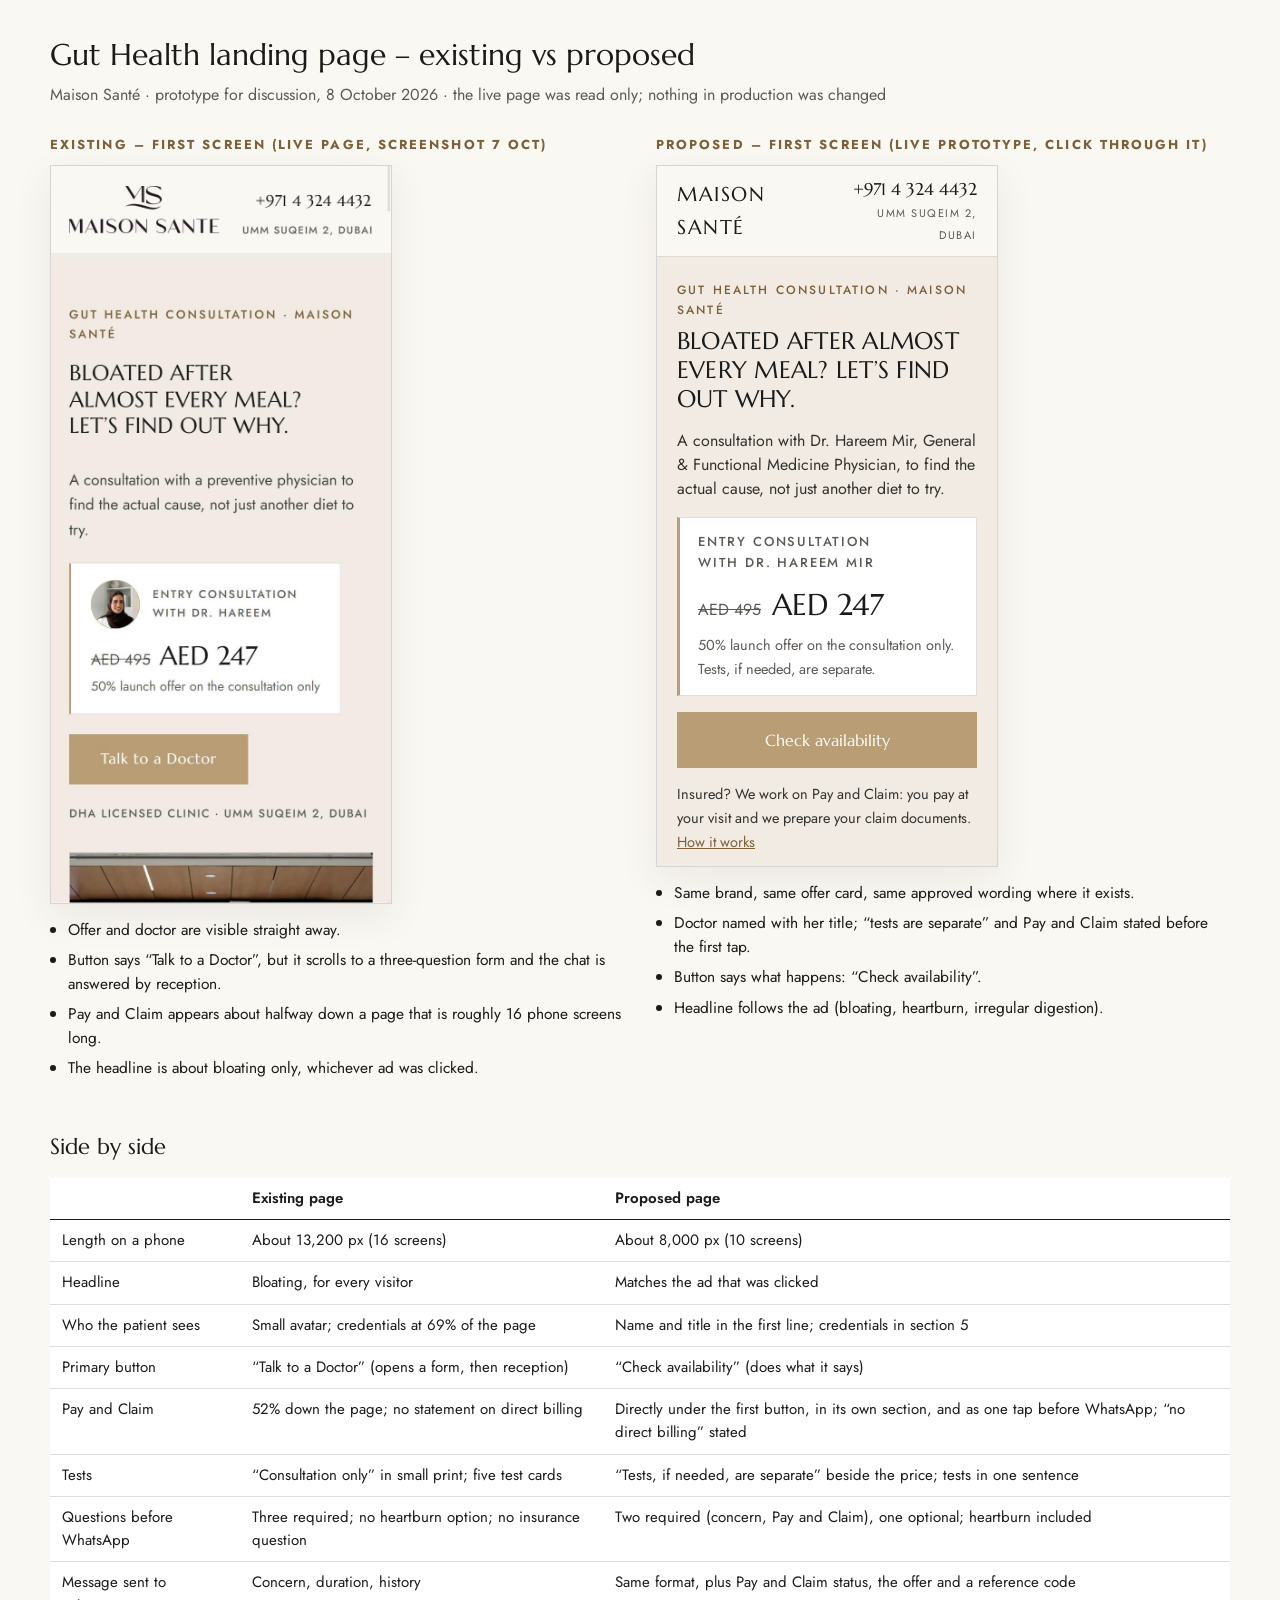
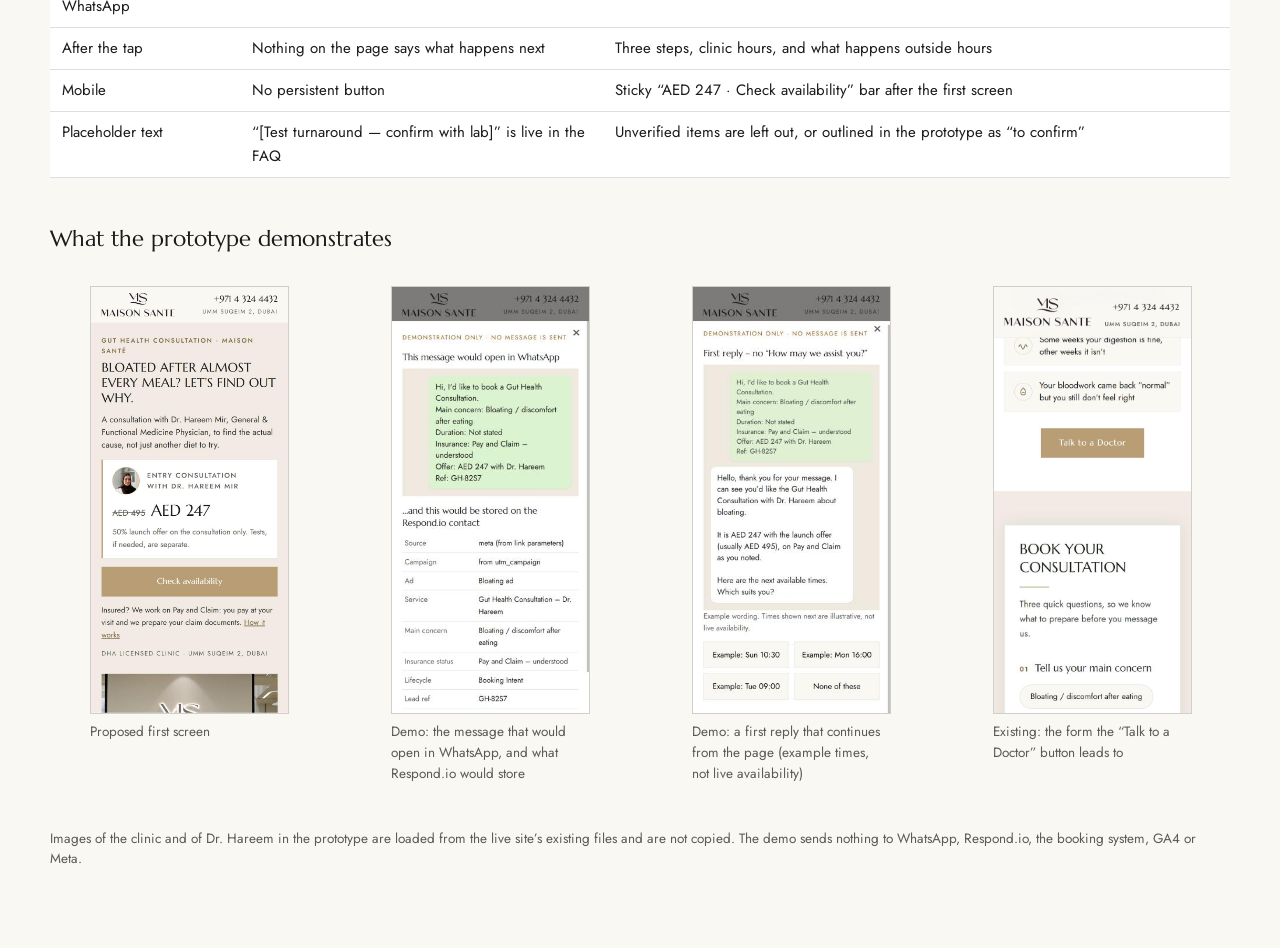
<file: compare.html>
<!doctype html>
<html lang="en">
<head>
<meta charset="utf-8">
<meta name="viewport" content="width=device-width, initial-scale=1">
<meta name="robots" content="noindex, nofollow">
<title>Existing vs Proposed – Gut Health landing page</title>
<link href="https://fonts.googleapis.com/css2?family=Jost:wght@400;500;600&family=Marcellus&display=swap" rel="stylesheet">
<style>
  body { margin: 0; font-family: Jost, Arial, sans-serif; color: #1a1b1a; background: #faf8f3; line-height: 1.55; }
  .wrap { max-width: 1180px; margin: 0 auto; padding: 32px 24px 64px; }
  h1, h2 { font-family: Marcellus, serif; font-weight: 400; } h1 { font-size: 30px; margin: 0 0 4px; } h2 { font-size: 22px; margin: 44px 0 14px; }
  .sub { color: #5d5a55; margin: 0 0 28px; }
  .pair { display: grid; grid-template-columns: 1fr 1fr; gap: 32px; align-items: start; }
  .col h3 { font-size: 13px; letter-spacing: .16em; text-transform: uppercase; color: #7c6039; margin: 0 0 10px; }
  .phone { width: 340px; max-width: 100%; border: 1px solid rgba(26,27,26,.18); background: #fff; box-shadow: 0 12px 36px rgba(60,45,20,.08); }
  .phone img, .phone iframe { width: 100%; display: block; border: 0; } .phone iframe { height: 700px; }
  ul { padding-left: 18px; margin: 14px 0 0; font-size: 15.5px; } li { margin-bottom: 6px; }
  table { width: 100%; border-collapse: collapse; font-size: 15px; background: #fff; } th, td { text-align: left; padding: 9px 12px; border-bottom: 1px solid rgba(26,27,26,.14); vertical-align: top; }
  th { font-weight: 600; border-bottom: 1px solid #1a1b1a; }
  .shots { display: grid; grid-template-columns: repeat(auto-fit, minmax(240px, 1fr)); gap: 24px; } .shots img { width: 100%; border: 1px solid rgba(26,27,26,.18); }
  .note { font-size: 13.5px; color: #5d5a55; }
  @media (max-width: 760px) { .pair { grid-template-columns: 1fr; } }
</style>
</head>
<body>
<div class="wrap">
  <h1>Gut Health landing page – existing vs proposed</h1>
  <p class="sub">Maison Santé · prototype for discussion, 8 October 2026 · the live page was read only; nothing in production was changed</p>

  <div class="pair">
    <div class="col">
      <h3>Existing – first screen (live page, screenshot 7 Oct)</h3>
      <div class="phone"><img src="compare/existing-mobile-hero.jpg" alt="Existing landing page, first mobile screen"></div>
      <ul>
        <li>Offer and doctor are visible straight away.</li>
        <li>Button says “Talk to a Doctor”, but it scrolls to a three-question form and the chat is answered by reception.</li>
        <li>Pay and Claim appears about halfway down a page that is roughly 16 phone screens long.</li>
        <li>The headline is about bloating only, whichever ad was clicked.</li>
      </ul>
    </div>
    <div class="col">
      <h3>Proposed – first screen (live prototype, click through it)</h3>
      <div class="phone"><iframe src="index.html?clean=1" title="Prototype"></iframe></div>
      <ul>
        <li>Same brand, same offer card, same approved wording where it exists.</li>
        <li>Doctor named with her title; “tests are separate” and Pay and Claim stated before the first tap.</li>
        <li>Button says what happens: “Check availability”.</li>
        <li>Headline follows the ad (bloating, heartburn, irregular digestion).</li>
      </ul>
    </div>
  </div>

  <h2>Side by side</h2>
  <table>
    <tr><th></th><th>Existing page</th><th>Proposed page</th></tr>
    <tr><td>Length on a phone</td><td>About 13,200 px (16 screens)</td><td>About 8,000 px (10 screens)</td></tr>
    <tr><td>Headline</td><td>Bloating, for every visitor</td><td>Matches the ad that was clicked</td></tr>
    <tr><td>Who the patient sees</td><td>Small avatar; credentials at 69% of the page</td><td>Name and title in the first line; credentials in section 5</td></tr>
    <tr><td>Primary button</td><td>“Talk to a Doctor” (opens a form, then reception)</td><td>“Check availability” (does what it says)</td></tr>
    <tr><td>Pay and Claim</td><td>52% down the page; no statement on direct billing</td><td>Directly under the first button, in its own section, and as one tap before WhatsApp; “no direct billing” stated</td></tr>
    <tr><td>Tests</td><td>“Consultation only” in small print; five test cards</td><td>“Tests, if needed, are separate” beside the price; tests in one sentence</td></tr>
    <tr><td>Questions before WhatsApp</td><td>Three required; no heartburn option; no insurance question</td><td>Two required (concern, Pay and Claim), one optional; heartburn included</td></tr>
    <tr><td>Message sent to WhatsApp</td><td>Concern, duration, history</td><td>Same format, plus Pay and Claim status, the offer and a reference code</td></tr>
    <tr><td>After the tap</td><td>Nothing on the page says what happens next</td><td>Three steps, clinic hours, and what happens outside hours</td></tr>
    <tr><td>Mobile</td><td>No persistent button</td><td>Sticky “AED 247 · Check availability” bar after the first screen</td></tr>
    <tr><td>Placeholder text</td><td>“[Test turnaround — confirm with lab]” is live in the FAQ</td><td>Unverified items are left out, or outlined in the prototype as “to confirm”</td></tr>
  </table>

  <h2>What the prototype demonstrates</h2>
  <div class="shots">
    <figure><img src="compare/prototype-mobile-hero.jpg" alt=""><figcaption class="note">Proposed first screen</figcaption></figure>
    <figure><img src="compare/prototype-handoff.jpg" alt=""><figcaption class="note">Demo: the message that would open in WhatsApp, and what Respond.io would store</figcaption></figure>
    <figure><img src="compare/prototype-reply.jpg" alt=""><figcaption class="note">Demo: a first reply that continues from the page (example times, not live availability)</figcaption></figure>
    <figure><img src="compare/existing-mobile-quiz.jpg" alt=""><figcaption class="note">Existing: the form the “Talk to a Doctor” button leads to</figcaption></figure>
  </div>
  <p class="note" style="margin-top:28px">Images of the clinic and of Dr. Hareem in the prototype are loaded from the live site’s existing files and are not copied. The demo sends nothing to WhatsApp, Respond.io, the booking system, GA4 or Meta.</p>
</div>
</body>
</html>
</file>
